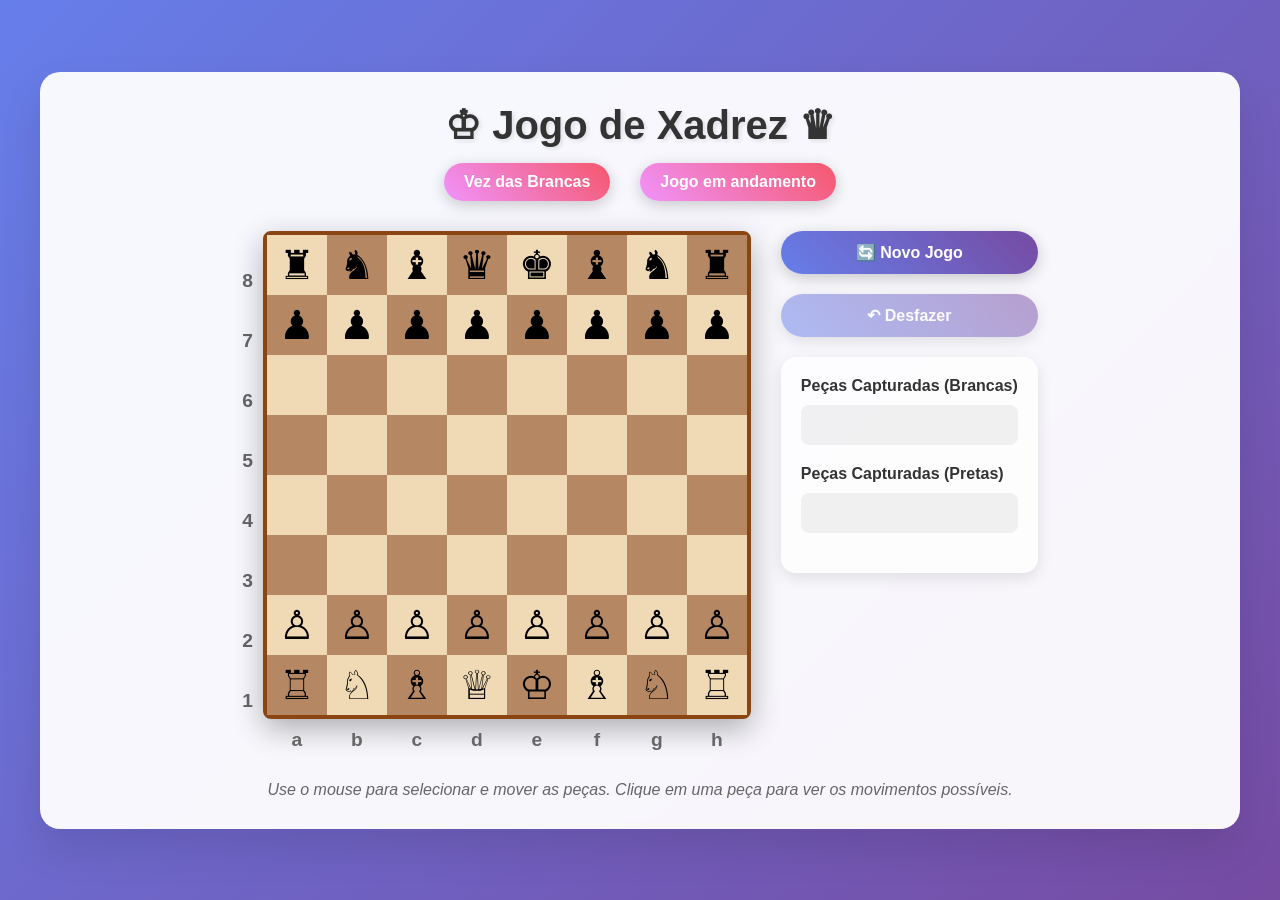
<file: chess-html/index.html>
<!DOCTYPE html>
<html lang="pt-BR">
<head>
    <meta charset="UTF-8">
    <meta name="viewport" content="width=device-width, initial-scale=1.0">
    <title>Jogo de Xadrez</title>
    <link rel="stylesheet" href="style.css">
</head>
<body>
    <div class="game-container">
        <header class="game-header">
            <h1>♔ Jogo de Xadrez ♛</h1>
            <div class="game-info">
                <div class="turn-indicator">
                    <span id="current-player">Vez das Brancas</span>
                </div>
                <div class="game-status">
                    <span id="game-status">Jogo em andamento</span>
                </div>
            </div>
        </header>

        <main class="game-main">
            <div class="board-container">
                <div class="coordinates-left">
                    <div class="coord">8</div>
                    <div class="coord">7</div>
                    <div class="coord">6</div>
                    <div class="coord">5</div>
                    <div class="coord">4</div>
                    <div class="coord">3</div>
                    <div class="coord">2</div>
                    <div class="coord">1</div>
                </div>
                
                <div class="board-wrapper">
                    <div id="chessboard" class="chessboard">
                        <!-- O tabuleiro será gerado dinamicamente pelo JavaScript -->
                    </div>
                    
                    <div class="coordinates-bottom">
                        <div class="coord">a</div>
                        <div class="coord">b</div>
                        <div class="coord">c</div>
                        <div class="coord">d</div>
                        <div class="coord">e</div>
                        <div class="coord">f</div>
                        <div class="coord">g</div>
                        <div class="coord">h</div>
                    </div>
                </div>
            </div>

            <div class="game-controls">
                <button id="new-game-btn" class="control-btn">
                    🔄 Novo Jogo
                </button>
                <button id="undo-btn" class="control-btn" disabled>
                    ↶ Desfazer
                </button>
                <div class="captured-pieces">
                    <div class="captured-white">
                        <h3>Peças Capturadas (Brancas)</h3>
                        <div id="captured-white-pieces" class="pieces-container"></div>
                    </div>
                    <div class="captured-black">
                        <h3>Peças Capturadas (Pretas)</h3>
                        <div id="captured-black-pieces" class="pieces-container"></div>
                    </div>
                </div>
            </div>
        </main>

        <footer class="game-footer">
            <p>Use o mouse para selecionar e mover as peças. Clique em uma peça para ver os movimentos possíveis.</p>
        </footer>
    </div>

    <script src="script.js"></script>
</body>
</html>
</file>
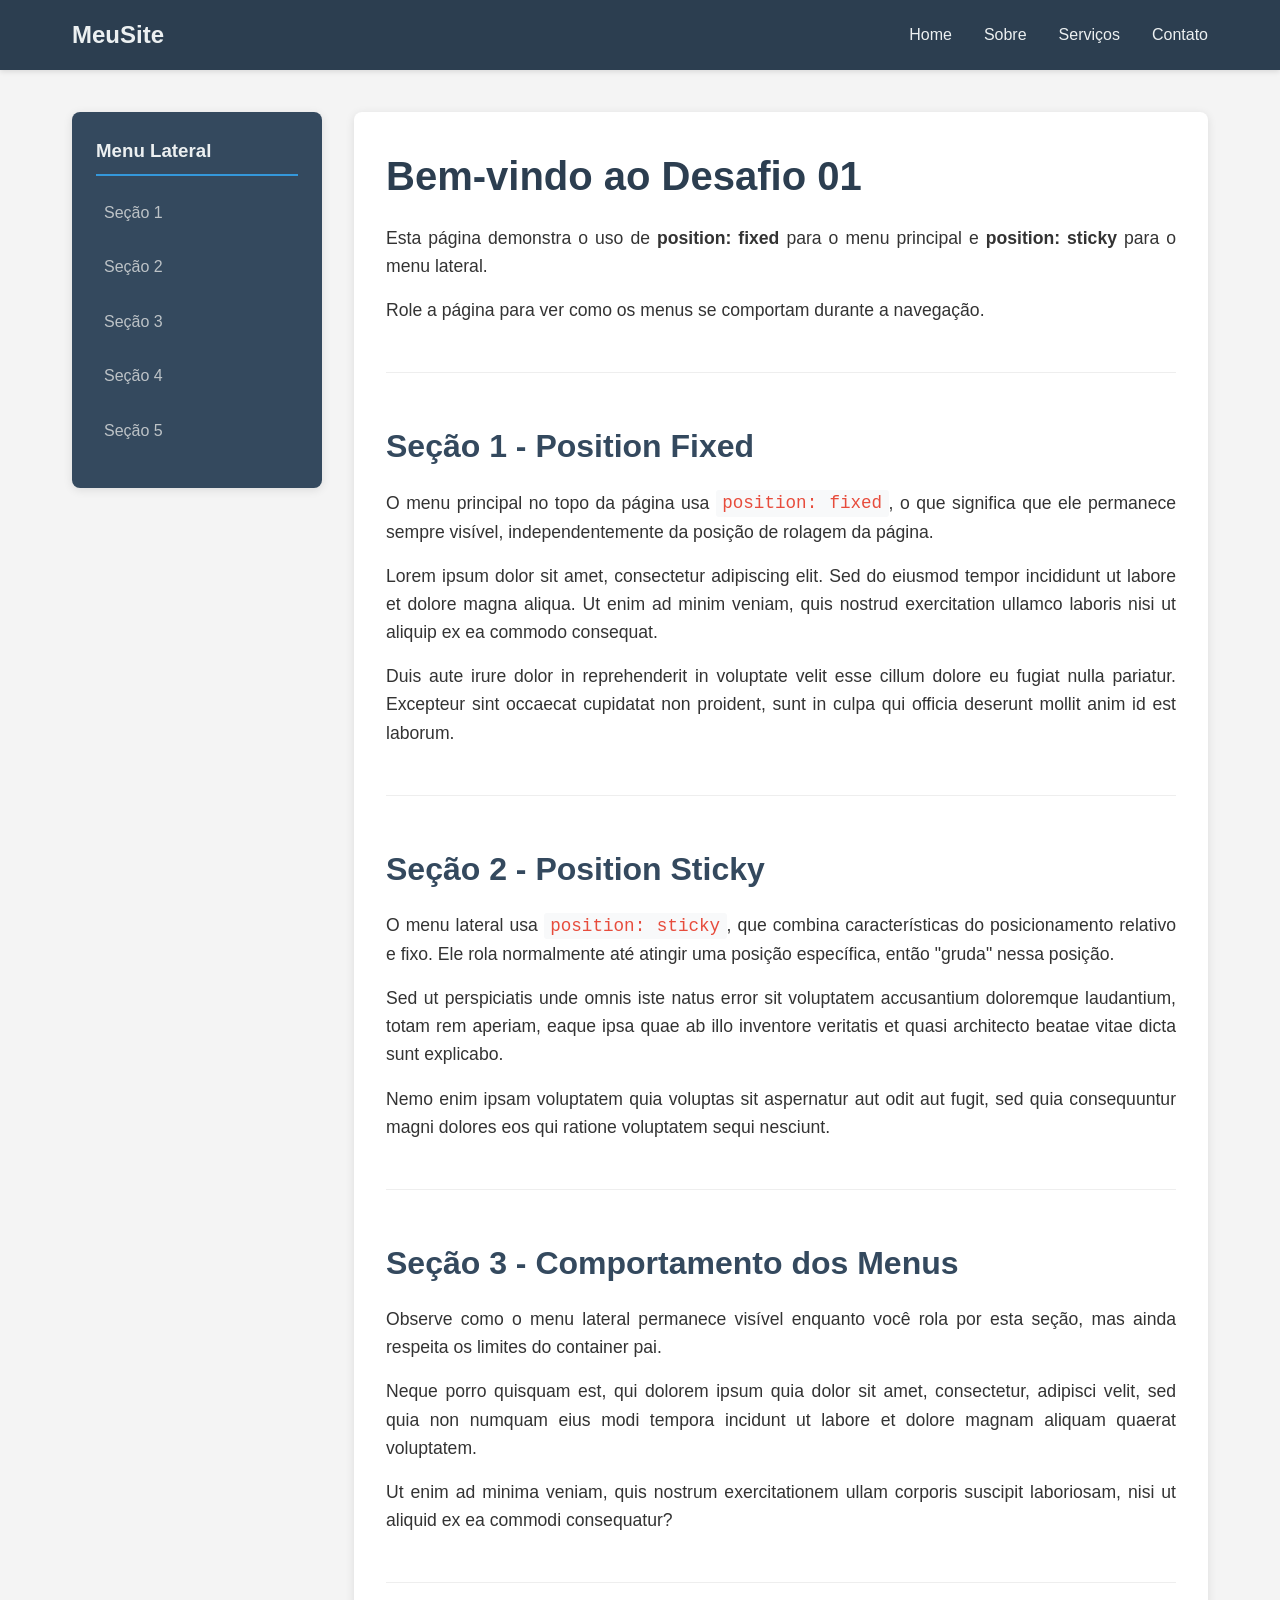
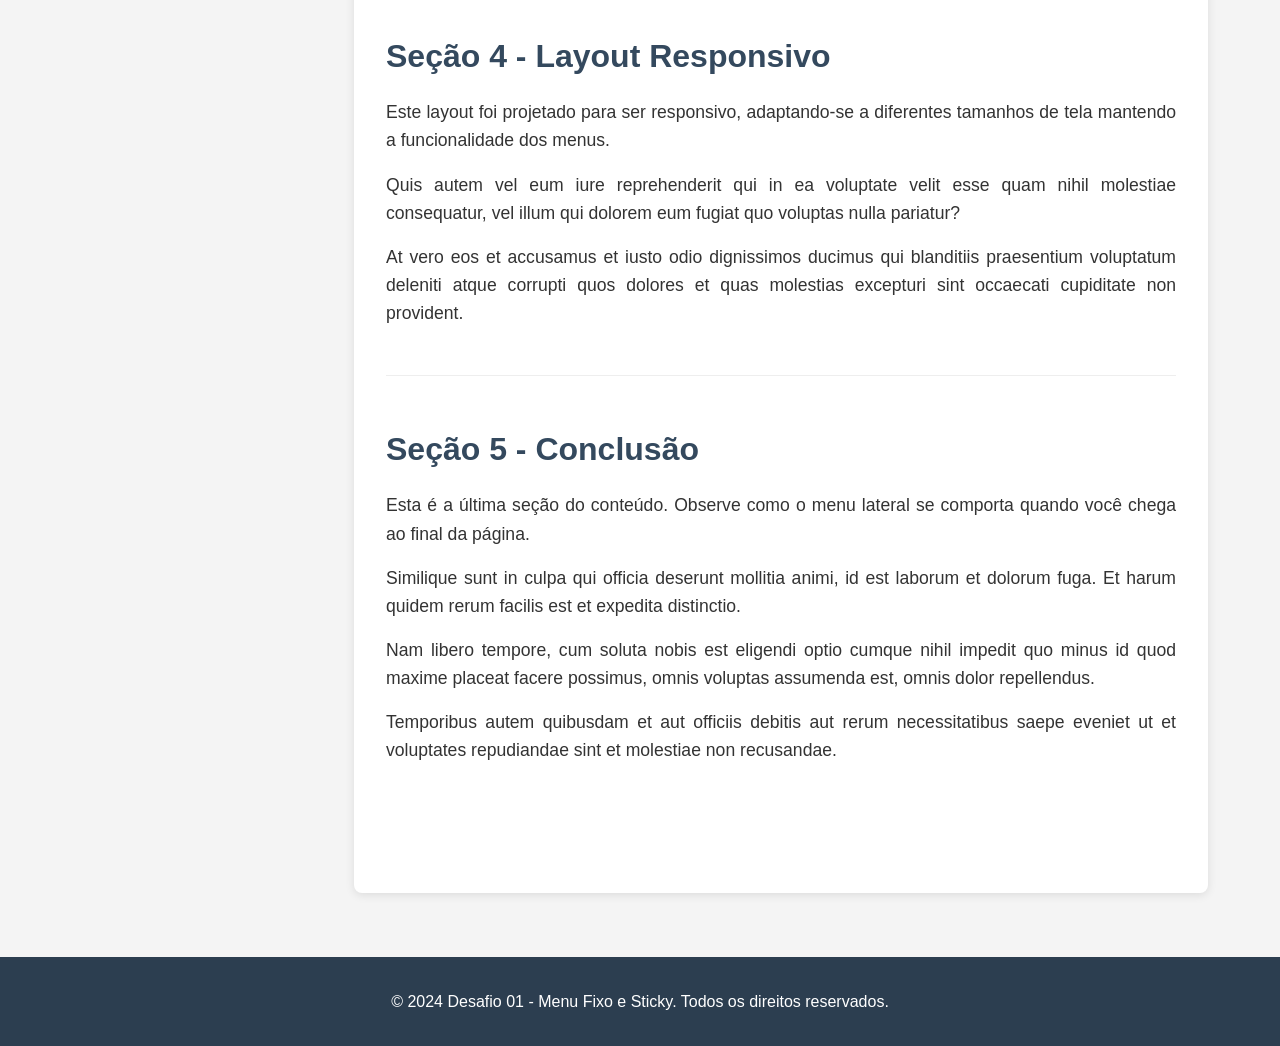
<file: git/index.html>
<!DOCTYPE html>
<html lang="pt-BR">
<head>
    <meta charset="UTF-8">
    <meta name="viewport" content="width=device-width, initial-scale=1.0">
    <title>Desafio 01 - Menu Fixo e Menu Lateral Sticky</title>
    <link rel="stylesheet" href="styles.css">
</head>
<body>
    <!-- Menu Principal Fixo -->
    <header class="menu-fixo">
        <nav>
            <div class="logo">
                <h2>MeuSite</h2>
            </div>
            <ul class="nav-links">
                <li><a href="#home">Home</a></li>
                <li><a href="#sobre">Sobre</a></li>
                <li><a href="#servicos">Serviços</a></li>
                <li><a href="#contato">Contato</a></li>
            </ul>
        </nav>
    </header>

    <!-- Corpo Principal da Página -->
    <main class="corpo-principal">
        <!-- Menu Lateral Sticky -->
        <aside class="menu-lateral-sticky">
            <h3>Menu Lateral</h3>
            <ul>
                <li><a href="#secao1">Seção 1</a></li>
                <li><a href="#secao2">Seção 2</a></li>
                <li><a href="#secao3">Seção 3</a></li>
                <li><a href="#secao4">Seção 4</a></li>
                <li><a href="#secao5">Seção 5</a></li>
            </ul>
        </aside>

        <!-- Conteúdo Principal -->
        <section class="conteudo-principal">
            <div id="home" class="secao">
                <h1>Bem-vindo ao Desafio 01</h1>
                <p>Esta página demonstra o uso de <strong>position: fixed</strong> para o menu principal e <strong>position: sticky</strong> para o menu lateral.</p>
                <p>Role a página para ver como os menus se comportam durante a navegação.</p>
            </div>

            <div id="secao1" class="secao">
                <h2>Seção 1 - Position Fixed</h2>
                <p>O menu principal no topo da página usa <code>position: fixed</code>, o que significa que ele permanece sempre visível, independentemente da posição de rolagem da página.</p>
                <p>Lorem ipsum dolor sit amet, consectetur adipiscing elit. Sed do eiusmod tempor incididunt ut labore et dolore magna aliqua. Ut enim ad minim veniam, quis nostrud exercitation ullamco laboris nisi ut aliquip ex ea commodo consequat.</p>
                <p>Duis aute irure dolor in reprehenderit in voluptate velit esse cillum dolore eu fugiat nulla pariatur. Excepteur sint occaecat cupidatat non proident, sunt in culpa qui officia deserunt mollit anim id est laborum.</p>
            </div>

            <div id="secao2" class="secao">
                <h2>Seção 2 - Position Sticky</h2>
                <p>O menu lateral usa <code>position: sticky</code>, que combina características do posicionamento relativo e fixo. Ele rola normalmente até atingir uma posição específica, então "gruda" nessa posição.</p>
                <p>Sed ut perspiciatis unde omnis iste natus error sit voluptatem accusantium doloremque laudantium, totam rem aperiam, eaque ipsa quae ab illo inventore veritatis et quasi architecto beatae vitae dicta sunt explicabo.</p>
                <p>Nemo enim ipsam voluptatem quia voluptas sit aspernatur aut odit aut fugit, sed quia consequuntur magni dolores eos qui ratione voluptatem sequi nesciunt.</p>
            </div>

            <div id="secao3" class="secao">
                <h2>Seção 3 - Comportamento dos Menus</h2>
                <p>Observe como o menu lateral permanece visível enquanto você rola por esta seção, mas ainda respeita os limites do container pai.</p>
                <p>Neque porro quisquam est, qui dolorem ipsum quia dolor sit amet, consectetur, adipisci velit, sed quia non numquam eius modi tempora incidunt ut labore et dolore magnam aliquam quaerat voluptatem.</p>
                <p>Ut enim ad minima veniam, quis nostrum exercitationem ullam corporis suscipit laboriosam, nisi ut aliquid ex ea commodi consequatur?</p>
            </div>

            <div id="secao4" class="secao">
                <h2>Seção 4 - Layout Responsivo</h2>
                <p>Este layout foi projetado para ser responsivo, adaptando-se a diferentes tamanhos de tela mantendo a funcionalidade dos menus.</p>
                <p>Quis autem vel eum iure reprehenderit qui in ea voluptate velit esse quam nihil molestiae consequatur, vel illum qui dolorem eum fugiat quo voluptas nulla pariatur?</p>
                <p>At vero eos et accusamus et iusto odio dignissimos ducimus qui blanditiis praesentium voluptatum deleniti atque corrupti quos dolores et quas molestias excepturi sint occaecati cupiditate non provident.</p>
            </div>

            <div id="secao5" class="secao">
                <h2>Seção 5 - Conclusão</h2>
                <p>Esta é a última seção do conteúdo. Observe como o menu lateral se comporta quando você chega ao final da página.</p>
                <p>Similique sunt in culpa qui officia deserunt mollitia animi, id est laborum et dolorum fuga. Et harum quidem rerum facilis est et expedita distinctio.</p>
                <p>Nam libero tempore, cum soluta nobis est eligendi optio cumque nihil impedit quo minus id quod maxime placeat facere possimus, omnis voluptas assumenda est, omnis dolor repellendus.</p>
                <p>Temporibus autem quibusdam et aut officiis debitis aut rerum necessitatibus saepe eveniet ut et voluptates repudiandae sint et molestiae non recusandae.</p>
            </div>
        </section>
    </main>

    <!-- Rodapé -->
    <footer class="rodape">
        <p>&copy; 2024 Desafio 01 - Menu Fixo e Sticky. Todos os direitos reservados.</p>
    </footer>
</body>
</html>
</file>
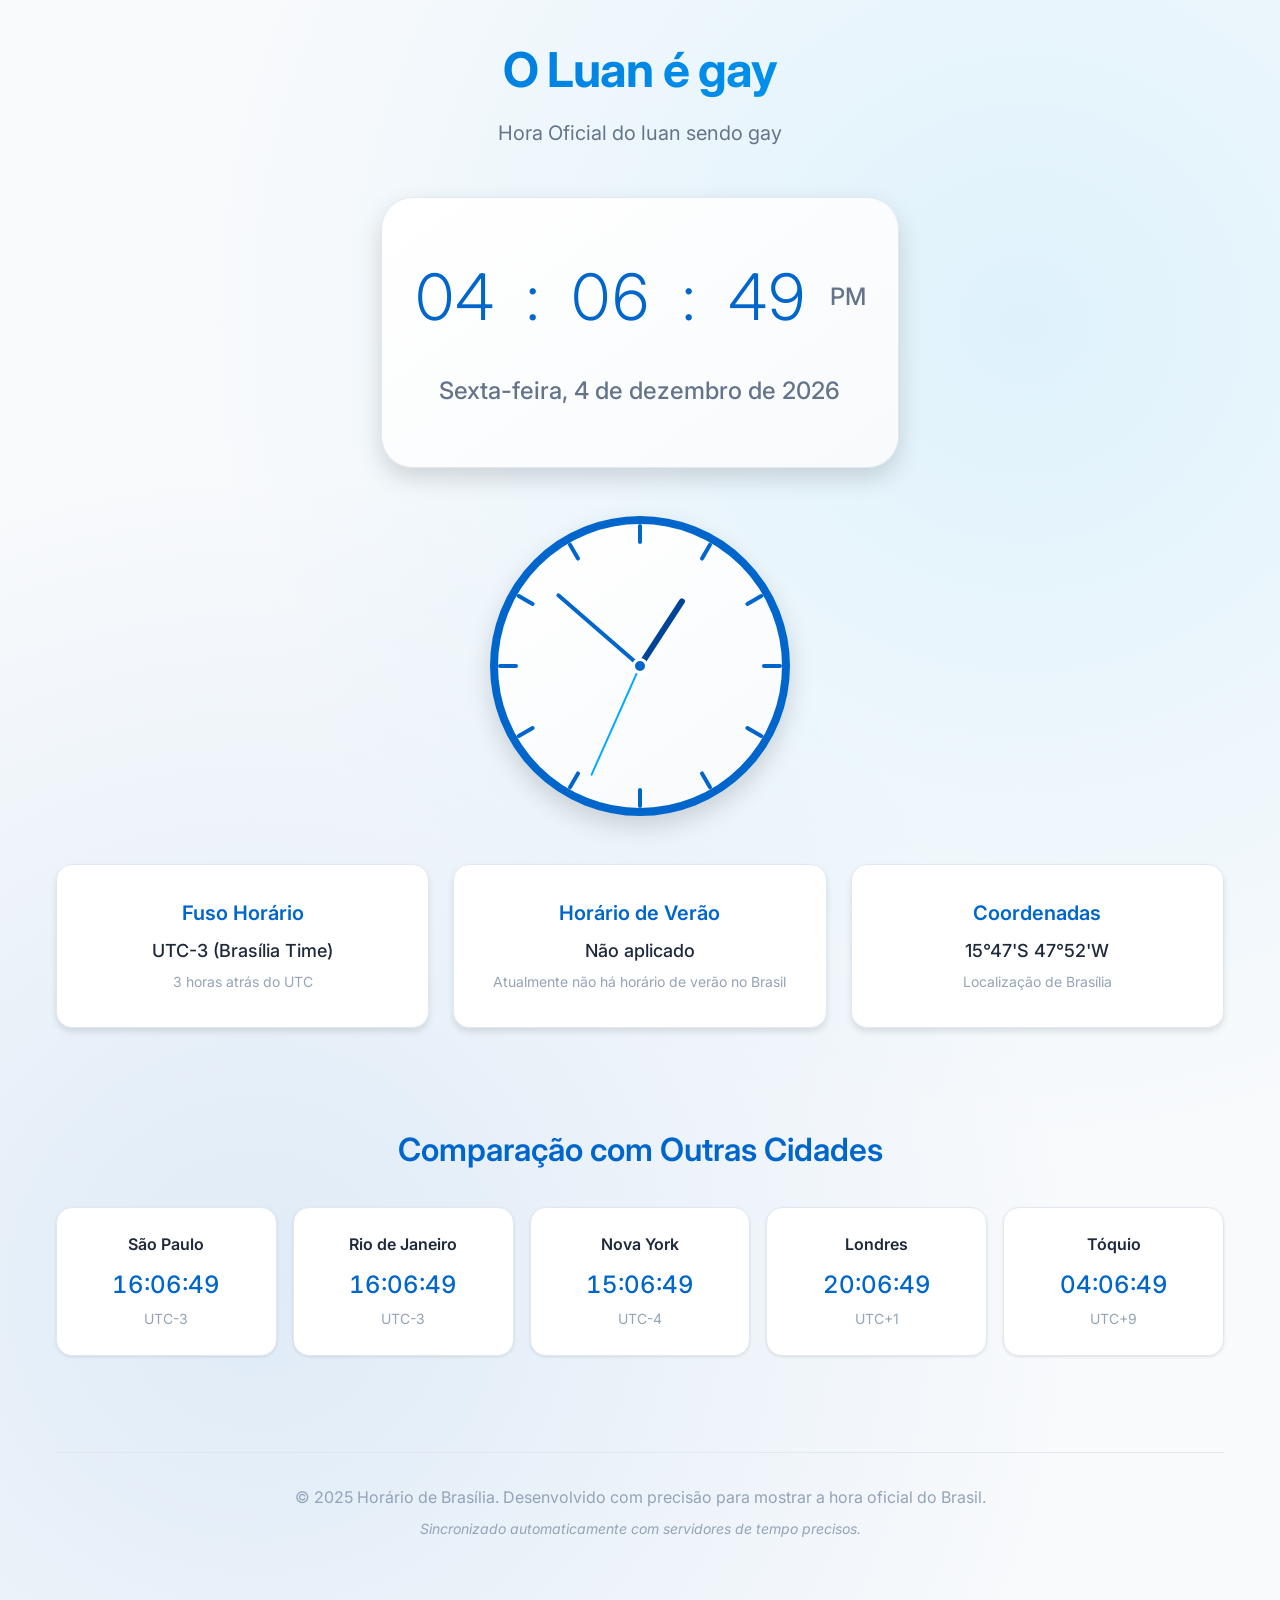
<file: horário/index.html>
<!DOCTYPE html>
<html lang="pt-BR">
<head>
    <meta charset="UTF-8">
    <meta name="viewport" content="width=device-width, initial-scale=1.0">
    <title>Horário de Brasília - Hora Oficial do Brasil</title>
    <meta name="description" content="Horário oficial de Brasília em tempo real. Veja a hora certa do Brasil com relógio digital e informações sobre o fuso horário UTC-3.">
    <meta name="keywords" content="horário brasília, hora oficial brasil, relógio online, fuso horário, UTC-3">
    <link rel="stylesheet" href="style.css">
    <link rel="preconnect" href="https://fonts.googleapis.com">
    <link rel="preconnect" href="https://fonts.gstatic.com" crossorigin>
    <link href="https://fonts.googleapis.com/css2?family=Inter:wght@300;400;500;600;700&display=swap" rel="stylesheet">
</head>
<body>
    <div class="container">
        <!-- Header -->
        <header class="header">
            <h1 class="title">O Luan é gay</h1>
            <p class="subtitle">Hora Oficial do luan sendo gay </p>
        </header>

        <!-- Main Clock Display -->
        <main class="main-content">
            <div class="clock-container">
                <div class="digital-clock">
                    <div class="time-display">
                        <span id="hours">00</span>
                        <span class="separator">:</span>
                        <span id="minutes">00</span>
                        <span class="separator">:</span>
                        <span id="seconds">00</span>
                    </div>
                    <div class="period" id="period">AM</div>
                </div>
                
                <div class="date-display">
                    <div class="full-date" id="full-date">Quinta-feira, 9 de outubro de 2025</div>
                    <div class="timezone-info"></div>
                </div>
            </div>

            <!-- Analog Clock -->
            <div class="analog-clock-container">
                <div class="analog-clock">
                    <div class="clock-face">
                        <!-- Hour markers -->
                        <div class="hour-marker" style="transform: rotate(0deg)"><div class="marker"></div></div>
                        <div class="hour-marker" style="transform: rotate(30deg)"><div class="marker"></div></div>
                        <div class="hour-marker" style="transform: rotate(60deg)"><div class="marker"></div></div>
                        <div class="hour-marker" style="transform: rotate(90deg)"><div class="marker"></div></div>
                        <div class="hour-marker" style="transform: rotate(120deg)"><div class="marker"></div></div>
                        <div class="hour-marker" style="transform: rotate(150deg)"><div class="marker"></div></div>
                        <div class="hour-marker" style="transform: rotate(180deg)"><div class="marker"></div></div>
                        <div class="hour-marker" style="transform: rotate(210deg)"><div class="marker"></div></div>
                        <div class="hour-marker" style="transform: rotate(240deg)"><div class="marker"></div></div>
                        <div class="hour-marker" style="transform: rotate(270deg)"><div class="marker"></div></div>
                        <div class="hour-marker" style="transform: rotate(300deg)"><div class="marker"></div></div>
                        <div class="hour-marker" style="transform: rotate(330deg)"><div class="marker"></div></div>
                        
                        <!-- Clock hands -->
                        <div class="hand hour-hand" id="hour-hand"></div>
                        <div class="hand minute-hand" id="minute-hand"></div>
                        <div class="hand second-hand" id="second-hand"></div>
                        <div class="center-dot"></div>
                    </div>
                </div>
            </div>
        </main>

        <!-- Additional Information -->
        <section class="info-section">
            <div class="info-grid">
                <div class="info-card">
                    <h3>Fuso Horário</h3>
                    <p>UTC-3 (Brasília Time)</p>
                    <small>3 horas atrás do UTC</small>
                </div>
                
                <div class="info-card">
                    <h3>Horário de Verão</h3>
                    <p id="dst-status">Não aplicado</p>
                    <small>Atualmente não há horário de verão no Brasil</small>
                </div>
                
                <div class="info-card">
                    <h3>Coordenadas</h3>
                    <p>15°47'S 47°52'W</p>
                    <small>Localização de Brasília</small>
                </div>
            </div>
        </section>

        <!-- World Clock Comparison -->
        <section class="world-clock-section">
            <h2>Comparação com Outras Cidades</h2>
            <div class="world-clocks">
                <div class="world-clock-item">
                    <div class="city-name">São Paulo</div>
                    <div class="city-time" id="sao-paulo-time">--:--:--</div>
                    <div class="city-timezone">UTC-3</div>
                </div>
                
                <div class="world-clock-item">
                    <div class="city-name">Rio de Janeiro</div>
                    <div class="city-time" id="rio-time">--:--:--</div>
                    <div class="city-timezone">UTC-3</div>
                </div>
                
                <div class="world-clock-item">
                    <div class="city-name">Nova York</div>
                    <div class="city-time" id="ny-time">--:--:--</div>
                    <div class="city-timezone">UTC-4</div>
                </div>
                
                <div class="world-clock-item">
                    <div class="city-name">Londres</div>
                    <div class="city-time" id="london-time">--:--:--</div>
                    <div class="city-timezone">UTC+1</div>
                </div>
                
                <div class="world-clock-item">
                    <div class="city-name">Tóquio</div>
                    <div class="city-time" id="tokyo-time">--:--:--</div>
                    <div class="city-timezone">UTC+9</div>
                </div>
            </div>
        </section>

        <!-- Footer -->
        <footer class="footer">
            <p>&copy; 2025 Horário de Brasília. Desenvolvido com precisão para mostrar a hora oficial do Brasil.</p>
            <p class="sync-info">Sincronizado automaticamente com servidores de tempo precisos.</p>
        </footer>
    </div>

    <script src="script.js"></script>
</body>
</html>
</file>
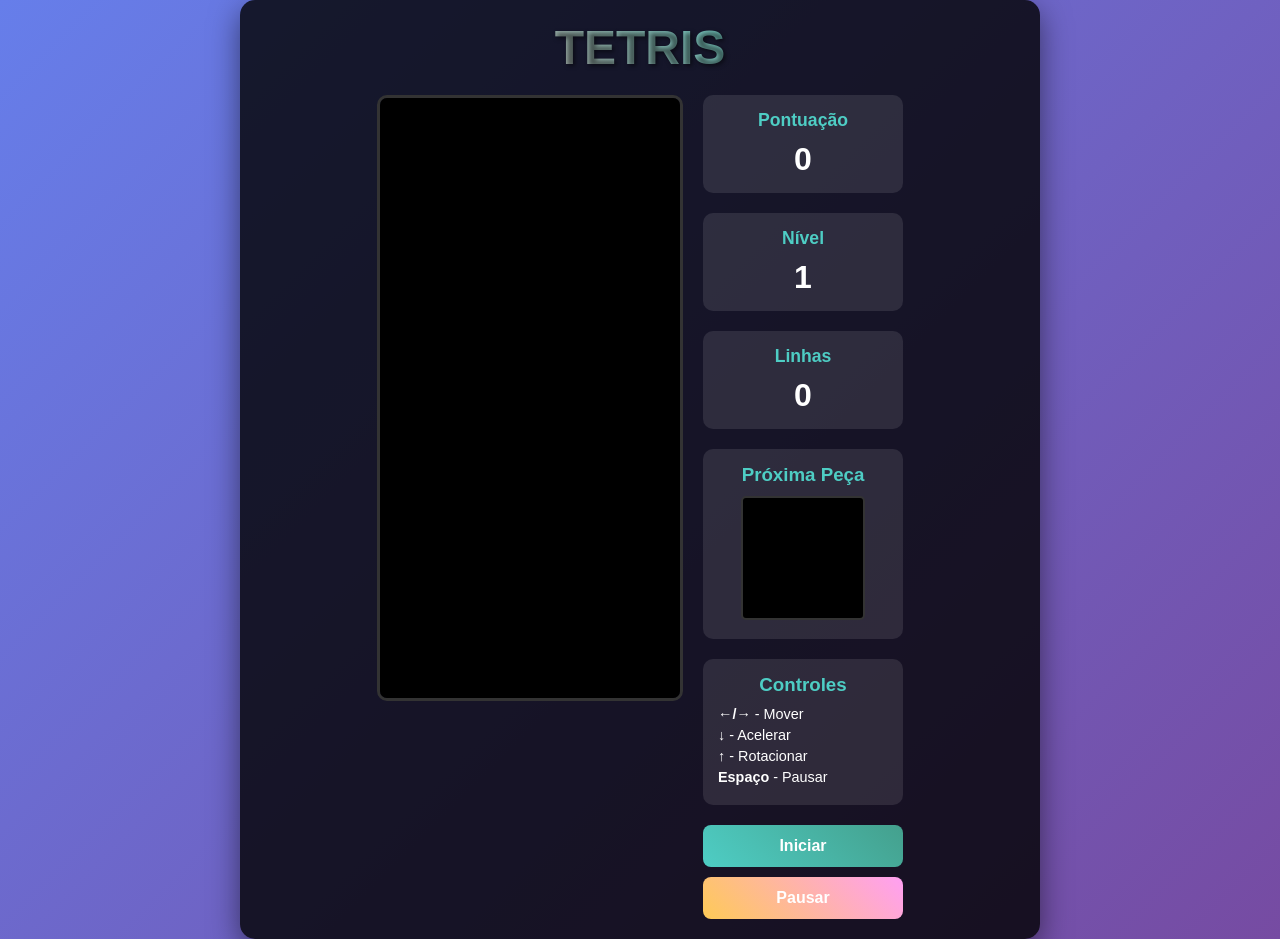
<file: tetris-html/index.html>
<!DOCTYPE html>
<html lang="pt-BR">
<head>
    <meta charset="UTF-8">
    <meta name="viewport" content="width=device-width, initial-scale=1.0">
    <title>Tetris</title>
    <link rel="stylesheet" href="style.css">
</head>
<body>
    <div class="game-container">
        <div class="game-header">
            <h1>TETRIS</h1>
        </div>
        
        <div class="game-area">
            <div class="game-board">
                <canvas id="tetris-canvas" width="300" height="600"></canvas>
                <div id="game-over" class="game-over hidden">
                    <h2>Game Over!</h2>
                    <p>Pontuação: <span id="final-score">0</span></p>
                    <button id="restart-btn">Jogar Novamente</button>
                </div>
            </div>
            
            <div class="game-info">
                <div class="score-section">
                    <h3>Pontuação</h3>
                    <div id="score">0</div>
                </div>
                
                <div class="level-section">
                    <h3>Nível</h3>
                    <div id="level">1</div>
                </div>
                
                <div class="lines-section">
                    <h3>Linhas</h3>
                    <div id="lines">0</div>
                </div>
                
                <div class="next-piece">
                    <h3>Próxima Peça</h3>
                    <canvas id="next-canvas" width="120" height="120"></canvas>
                </div>
                
                <div class="controls">
                    <h3>Controles</h3>
                    <div class="control-info">
                        <p><strong>←/→</strong> - Mover</p>
                        <p><strong>↓</strong> - Acelerar</p>
                        <p><strong>↑</strong> - Rotacionar</p>
                        <p><strong>Espaço</strong> - Pausar</p>
                    </div>
                </div>
                
                <div class="game-buttons">
                    <button id="start-btn">Iniciar</button>
                    <button id="pause-btn">Pausar</button>
                </div>
            </div>
        </div>
    </div>
    
    <script src="script.js"></script>
</body>
</html>
</file>
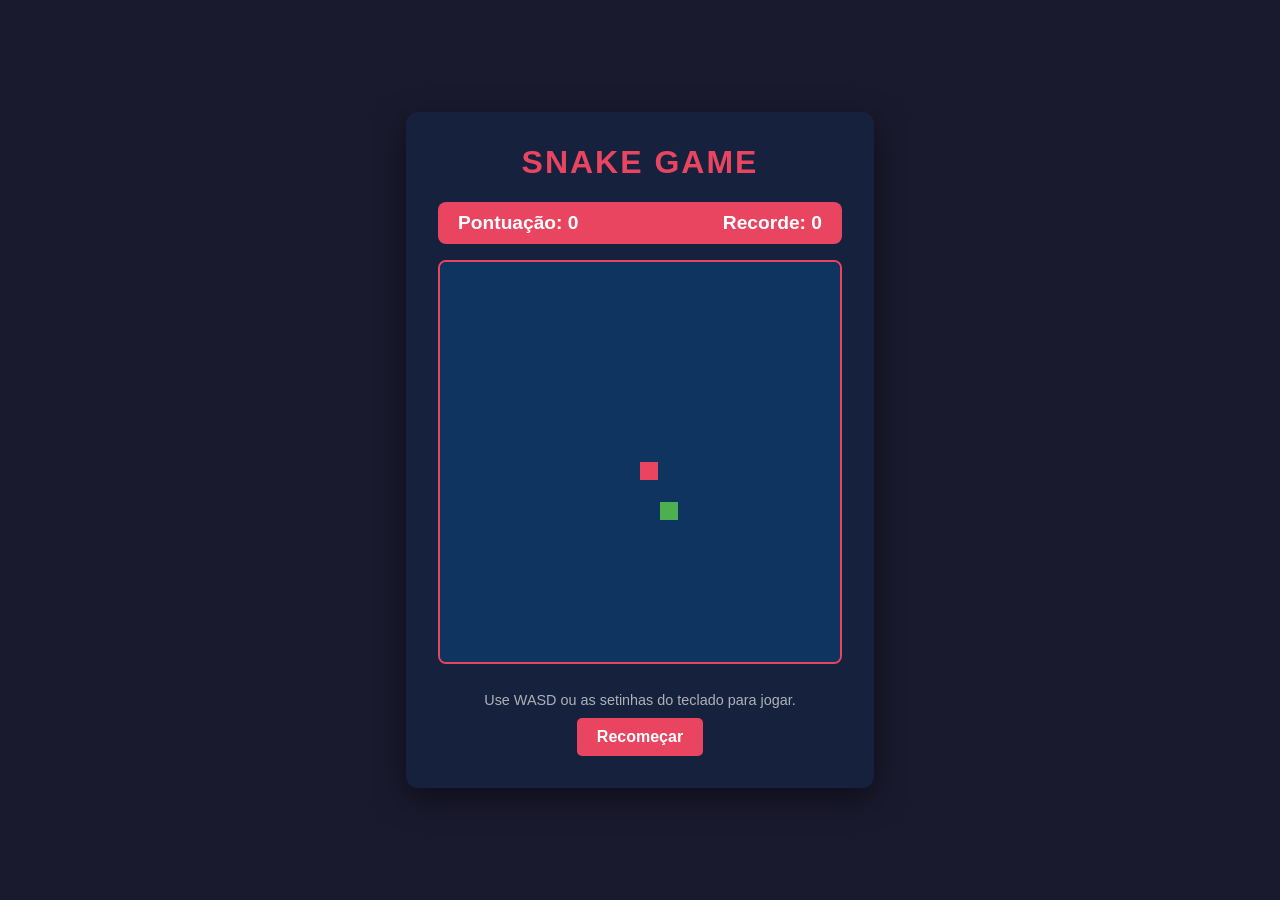
<file: anti-gravity/cobrinha/index.html>
<!DOCTYPE html>
<html lang="pt-BR">

<head>
    <meta charset="UTF-8">
    <meta name="viewport" content="width=device-width, initial-scale=1.0">
    <title>Jogo da Cobrinha</title>
    <link rel="stylesheet" href="style.css">
</head>

<body>
    <div class="game-container">
        <h1>Snake Game</h1>
        <div class="score-board">
            <span>Pontuação: <span id="score">0</span></span>
            <span>Recorde: <span id="high-score">0</span></span>
        </div>
        <canvas id="gameCanvas" width="400" height="400"></canvas>
        <div class="controls">
            <p>Use WASD ou as setinhas do teclado para jogar.</p>
            <button id="restartBtn">Recomeçar</button>
        </div>
    </div>
    <script src="script.js"></script>
</body>

</html>
</file>
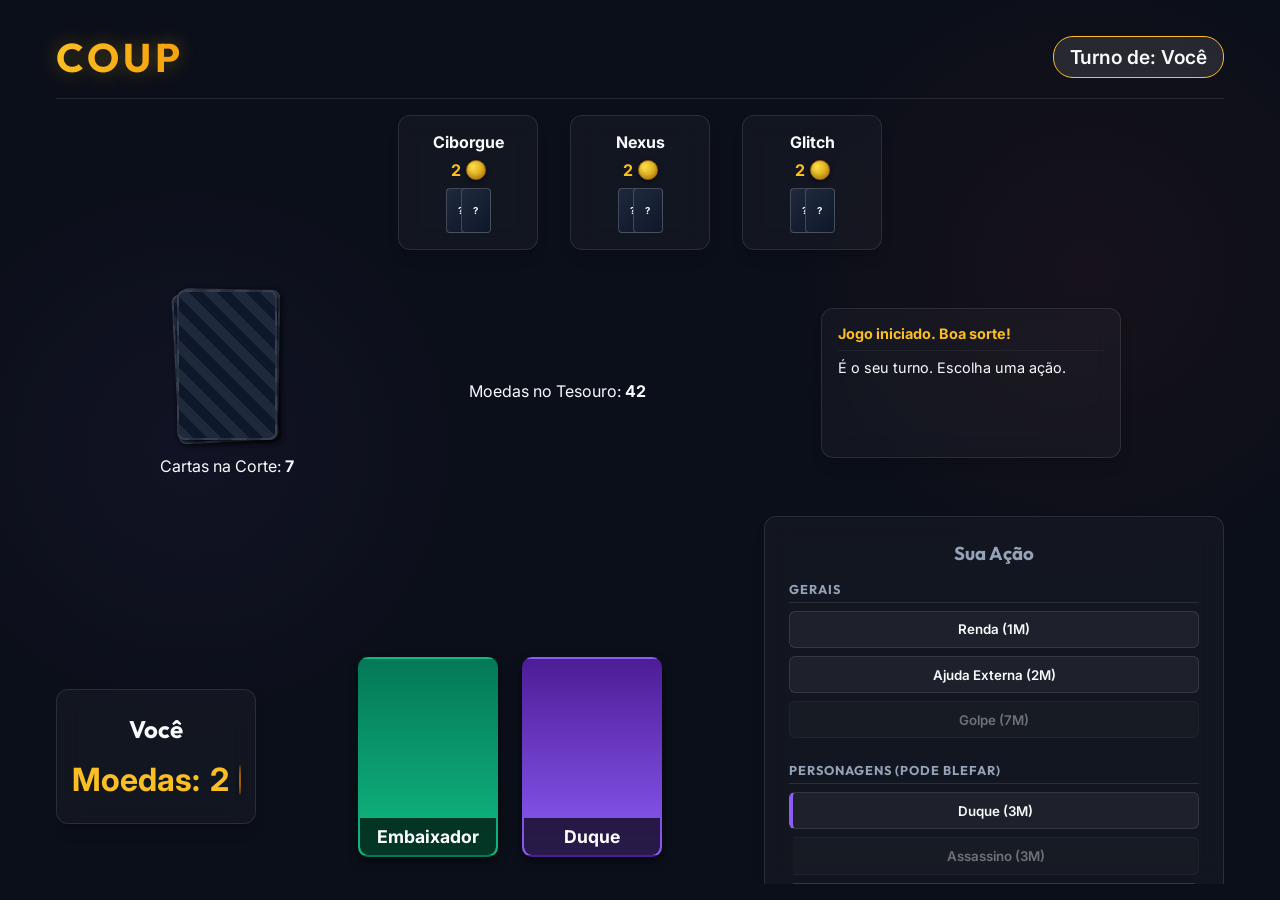
<file: anti-gravity/coup/index.html>
<!DOCTYPE html>
<html lang="pt-BR">
<head>
    <meta charset="UTF-8">
    <meta name="viewport" content="width=device-width, initial-scale=1.0">
    <title>Coup Web</title>
    <link href="https://fonts.googleapis.com/css2?family=Outfit:wght@300;500;700&family=Inter:wght@400;600&display=swap" rel="stylesheet">
    <link rel="stylesheet" href="style.css">
</head>
<body>
    <div id="game-container">
        <!-- Overlay / Modals -->
        <div id="overlay" class="hidden">
            <div id="modal" class="glass-panel">
                <h2 id="modal-title">Ação</h2>
                <p id="modal-desc">Descrição do que está acontecendo...</p>
                <div id="modal-actions"></div>
            </div>
        </div>

        <header>
            <h1>COUP</h1>
            <div class="turn-indicator">Turno de: <span id="current-turn-name">Você</span></div>
        </header>

        <main>
            <!-- Oponentes (Bots) -->
            <div id="opponents">
                <!-- Injetado via JS -->
            </div>

            <!-- Área Central: Tesouro, Baralho e Log -->
            <div id="center-board">
                <div class="deck-area">
                    <div class="card-stack">
                        <div class="card back"></div>
                        <div class="card back"></div>
                        <div class="card back" id="deck-top"></div>
                    </div>
                    <div class="stats">
                        <span>Cartas na Corte: <strong id="deck-count">0</strong></span>
                    </div>
                </div>
                
                <div class="treasury-area">
                    <div class="coin-stack" id="treasury-coins"></div>
                    <div class="stats">
                        <span>Moedas no Tesouro: <strong id="treasury-count">50</strong></span>
                    </div>
                </div>

                <div class="action-log glass-panel" id="action-log">
                    <ul id="log-list"></ul>
                </div>
            </div>

            <!-- Jogador Principal -->
            <div id="player-area">
                <div class="player-info glass-panel">
                    <h2>Você</h2>
                    <div class="coins-display">Moedas: <span id="player-coins">2</span> <div class="coin-icon"></div></div>
                </div>
                
                <div id="player-cards" class="cards-container">
                    <!-- Injetado via JS -->
                </div>

                <div id="action-panel" class="glass-panel">
                    <h3>Sua Ação</h3>
                    <div class="actions-grid">
                        <div class="action-group">
                            <h4>Gerais</h4>
                            <button class="btn-action" data-action="renda" title="Pegar 1 Moeda (Incontestável)">Renda (1M)</button>
                            <button class="btn-action" data-action="ajuda" title="Pegar 2 Moedas (Pode ser bloqueado pelo Duque)">Ajuda Externa (2M)</button>
                            <button class="btn-action" data-action="golpe" title="Pagar 7 Moedas para eliminar uma influência">Golpe (7M)</button>
                        </div>
                        <div class="action-group">
                            <h4>Personagens (Pode Blefar)</h4>
                            <button class="btn-action btn-char" data-action="duque" data-char="Duque" title="Pegar 3 Moedas">Duque (3M)</button>
                            <button class="btn-action btn-char" data-action="assassino" data-char="Assassino" title="Pagar 3 Moedas para assassinar">Assassino (3M)</button>
                            <button class="btn-action btn-char" data-action="capitao" data-char="Capitao" title="Roubar 2 Moedas de um jogador">Capitão (Roubar)</button>
                            <button class="btn-action btn-char" data-action="embaixador" data-char="Embaixador" title="Trocar 2 cartas com o baralho">Embaixador (Trocar)</button>
                        </div>
                    </div>
                </div>
            </div>
        </main>
    </div>

    <script src="app.js"></script>
</body>
</html>
</file>
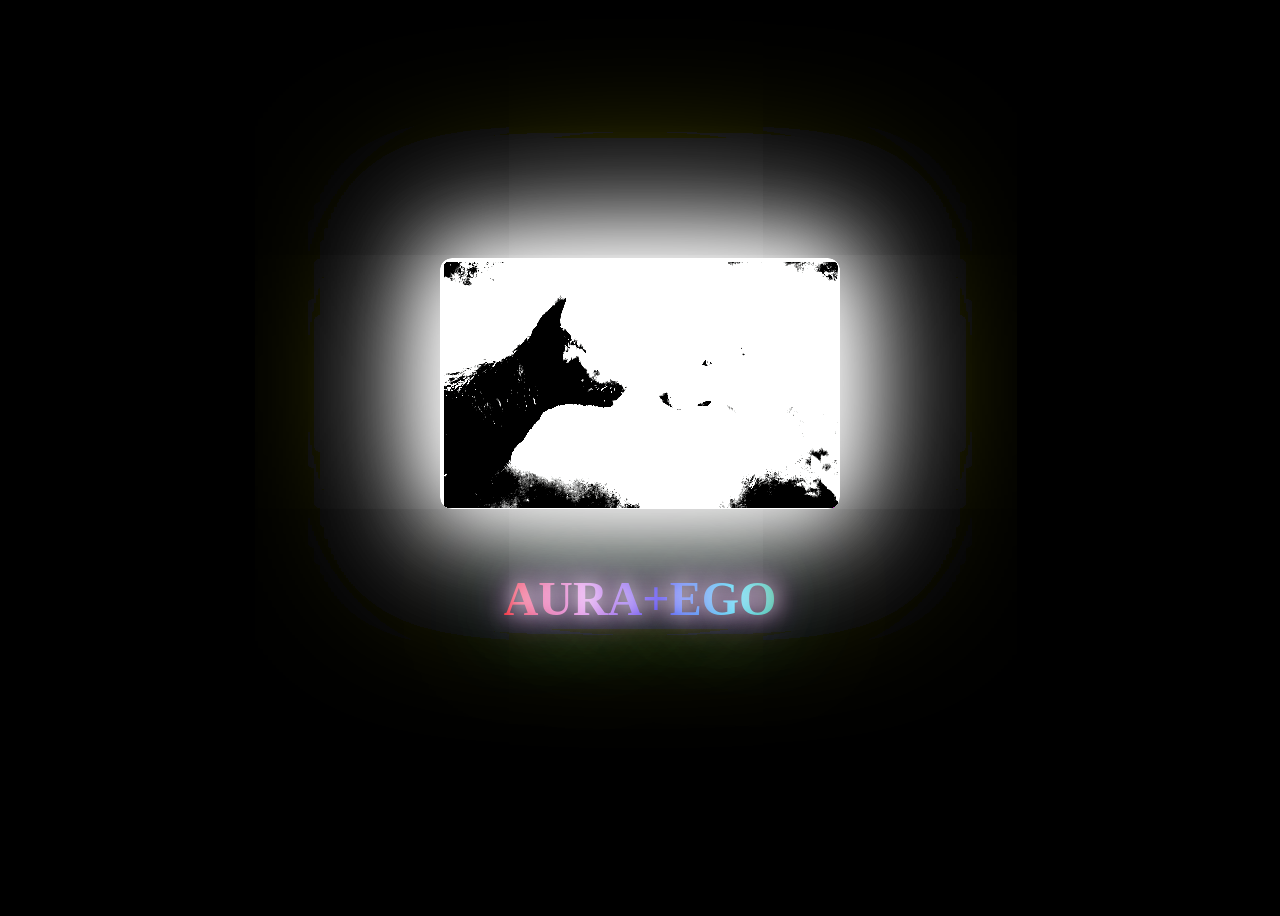
<file: ego/aura.html>
<!DOCTYPE html>
<html lang="pt-BR">
<head>
  <meta charset="UTF-8">
  <title>AURA+EGO DOS LOBO</title>
  <style>
    body {
      background: black;
      display: flex;
      flex-direction: column;
      justify-content: center;
      align-items: center;
      height: 100vh;
      gap: 30px;
    }

    img {
      width: 400px;
      height: auto;
      filter: brightness(500%) contrast(600%) saturate(3000%);
      box-shadow: 0 0 80px #ff00ff, 0 0 120px #00ffff, 0 0 200px #ffff00;
      border-radius: 12px;
    }

    h1 {
      font-size: 3rem;
      font-weight: bold;
      text-transform: uppercase;
      background: linear-gradient(270deg, red, orange, yellow, green, cyan, blue, violet, red);
      background-size: 200% 200%;
      -webkit-background-clip: text;
      -webkit-text-fill-color: transparent;
      animation: rainbow 3s linear infinite, pulse 1s infinite alternate;
      text-shadow:
        0 0 20px #fff,
        0 0 40px #ff00ff,
        0 0 80px #00ffff,
        0 0 120px #ffff00;
    }

    @keyframes rainbow {
      0% { background-position: 0% 50%; }
      50% { background-position: 100% 50%; }
      100% { background-position: 0% 50%; }
    }

    @keyframes pulse {
      from {
        text-shadow:
          0 0 20px #ff00ff,
          0 0 40px #00ffff,
          0 0 80px #ffff00,
          0 0 120px #ff0000;
      }
      to {
        text-shadow:
          0 0 40px #00ffff,
          0 0 80px #ff00ff,
          0 0 120px #00ff00,
          0 0 160px #ffff00;
      }
    }
  </style>
</head>
<body>
  <img src="aura+ego.png" alt="Imagem estourada">
  <h1>AURA+EGO</h1>
</body>
</html>
</file>
<file: chess-html/style.css>
* {
    margin: 0;
    padding: 0;
    box-sizing: border-box;
}

body {
    font-family: 'Segoe UI', Tahoma, Geneva, Verdana, sans-serif;
    background: linear-gradient(135deg, #667eea 0%, #764ba2 100%);
    min-height: 100vh;
    display: flex;
    justify-content: center;
    align-items: center;
    padding: 20px;
}

.game-container {
    background: rgba(255, 255, 255, 0.95);
    border-radius: 20px;
    box-shadow: 0 20px 40px rgba(0, 0, 0, 0.1);
    padding: 30px;
    max-width: 1200px;
    width: 100%;
    backdrop-filter: blur(10px);
}

.game-header {
    text-align: center;
    margin-bottom: 30px;
}

.game-header h1 {
    font-size: 2.5rem;
    color: #333;
    margin-bottom: 15px;
    text-shadow: 2px 2px 4px rgba(0, 0, 0, 0.1);
}

.game-info {
    display: flex;
    justify-content: center;
    gap: 30px;
    flex-wrap: wrap;
}

.turn-indicator, .game-status {
    background: linear-gradient(45deg, #f093fb 0%, #f5576c 100%);
    color: white;
    padding: 10px 20px;
    border-radius: 25px;
    font-weight: bold;
    box-shadow: 0 4px 15px rgba(0, 0, 0, 0.2);
}

.game-main {
    display: flex;
    gap: 30px;
    align-items: flex-start;
    flex-wrap: wrap;
    justify-content: center;
}

.board-container {
    display: flex;
    align-items: center;
    gap: 10px;
}

.coordinates-left {
    display: flex;
    flex-direction: column;
    gap: 0;
}

.coordinates-left .coord {
    height: 60px;
    display: flex;
    align-items: center;
    justify-content: center;
    font-weight: bold;
    color: #666;
    font-size: 1.2rem;
}

.board-wrapper {
    display: flex;
    flex-direction: column;
    align-items: center;
}

.chessboard {
    display: grid;
    grid-template-columns: repeat(8, 60px);
    grid-template-rows: repeat(8, 60px);
    border: 4px solid #8B4513;
    border-radius: 8px;
    box-shadow: 0 10px 30px rgba(0, 0, 0, 0.3);
    background: #8B4513;
    gap: 0;
}

.square {
    width: 60px;
    height: 60px;
    display: flex;
    align-items: center;
    justify-content: center;
    font-size: 2.5rem;
    cursor: pointer;
    transition: all 0.3s ease;
    position: relative;
    user-select: none;
}

.square.light {
    background-color: #f0d9b5;
}

.square.dark {
    background-color: #b58863;
}

.square:hover {
    transform: scale(1.05);
    z-index: 10;
    box-shadow: 0 5px 15px rgba(0, 0, 0, 0.3);
}

.square.selected {
    background-color: #7fb069 !important;
    box-shadow: inset 0 0 0 3px #4a7c59;
    animation: pulse 1s infinite;
}

.square.possible-move {
    background-color: #87ceeb !important;
    position: relative;
}

.square.possible-move::after {
    content: '';
    position: absolute;
    width: 20px;
    height: 20px;
    background-color: rgba(0, 100, 0, 0.6);
    border-radius: 50%;
    animation: bounce 1s infinite;
}

.square.capture-move {
    background-color: #ff6b6b !important;
    box-shadow: inset 0 0 0 3px #ff4757;
}

.square.in-check {
    background-color: #ff4757 !important;
    animation: flash 0.5s infinite;
}

.coordinates-bottom {
    display: flex;
    gap: 0;
    margin-top: 10px;
}

.coordinates-bottom .coord {
    width: 60px;
    text-align: center;
    font-weight: bold;
    color: #666;
    font-size: 1.2rem;
}

.game-controls {
    display: flex;
    flex-direction: column;
    gap: 20px;
    min-width: 250px;
}

.control-btn {
    background: linear-gradient(45deg, #667eea 0%, #764ba2 100%);
    color: white;
    border: none;
    padding: 12px 24px;
    border-radius: 25px;
    font-size: 1rem;
    font-weight: bold;
    cursor: pointer;
    transition: all 0.3s ease;
    box-shadow: 0 4px 15px rgba(0, 0, 0, 0.2);
}

.control-btn:hover:not(:disabled) {
    transform: translateY(-2px);
    box-shadow: 0 6px 20px rgba(0, 0, 0, 0.3);
}

.control-btn:disabled {
    opacity: 0.5;
    cursor: not-allowed;
}

.captured-pieces {
    background: rgba(255, 255, 255, 0.8);
    border-radius: 15px;
    padding: 20px;
    box-shadow: 0 5px 15px rgba(0, 0, 0, 0.1);
}

.captured-white, .captured-black {
    margin-bottom: 20px;
}

.captured-pieces h3 {
    color: #333;
    margin-bottom: 10px;
    font-size: 1rem;
}

.pieces-container {
    display: flex;
    flex-wrap: wrap;
    gap: 5px;
    min-height: 40px;
    padding: 10px;
    background: rgba(0, 0, 0, 0.05);
    border-radius: 8px;
}

.captured-piece {
    font-size: 1.5rem;
    opacity: 0.7;
    transition: opacity 0.3s ease;
}

.captured-piece:hover {
    opacity: 1;
}

.game-footer {
    text-align: center;
    margin-top: 30px;
    color: #666;
    font-style: italic;
}

/* Animações */
@keyframes pulse {
    0%, 100% { transform: scale(1); }
    50% { transform: scale(1.05); }
}

@keyframes bounce {
    0%, 100% { transform: scale(1); }
    50% { transform: scale(1.2); }
}

@keyframes flash {
    0%, 100% { opacity: 1; }
    50% { opacity: 0.7; }
}

/* Responsividade */
@media (max-width: 768px) {
    .game-container {
        padding: 20px;
    }
    
    .game-main {
        flex-direction: column;
        align-items: center;
    }
    
    .chessboard {
        grid-template-columns: repeat(8, 45px);
        grid-template-rows: repeat(8, 45px);
    }
    
    .square {
        width: 45px;
        height: 45px;
        font-size: 2rem;
    }
    
    .coordinates-left .coord,
    .coordinates-bottom .coord {
        width: 45px;
        height: 45px;
        font-size: 1rem;
    }
    
    .game-header h1 {
        font-size: 2rem;
    }
    
    .game-controls {
        width: 100%;
        max-width: 400px;
    }
}

@media (max-width: 480px) {
    .chessboard {
        grid-template-columns: repeat(8, 35px);
        grid-template-rows: repeat(8, 35px);
    }
    
    .square {
        width: 35px;
        height: 35px;
        font-size: 1.5rem;
    }
    
    .coordinates-left .coord,
    .coordinates-bottom .coord {
        width: 35px;
        height: 35px;
        font-size: 0.9rem;
    }
}
</file>
<file: git/styles.css>
/* Reset básico */
* {
    margin: 0;
    padding: 0;
    box-sizing: border-box;
}

body {
    font-family: 'Arial', sans-serif;
    line-height: 1.6;
    color: #333;
    background-color: #f4f4f4;
}

/* Menu Principal Fixo */
.menu-fixo {
    position: fixed;
    top: 0;
    left: 0;
    width: 100%;
    background-color: #2c3e50;
    color: white;
    z-index: 1000;
    box-shadow: 0 2px 5px rgba(0,0,0,0.1);
}

.menu-fixo nav {
    display: flex;
    justify-content: space-between;
    align-items: center;
    padding: 1rem 2rem;
    max-width: 1200px;
    margin: 0 auto;
}

.menu-fixo .logo h2 {
    color: #ecf0f1;
    font-size: 1.5rem;
}

.menu-fixo .nav-links {
    display: flex;
    list-style: none;
    gap: 2rem;
}

.menu-fixo .nav-links a {
    color: #ecf0f1;
    text-decoration: none;
    font-weight: 500;
    transition: color 0.3s ease;
}

.menu-fixo .nav-links a:hover {
    color: #3498db;
}

/* Corpo Principal */
.corpo-principal {
    display: flex;
    max-width: 1200px;
    margin: 0 auto;
    margin-top: 80px; /* Espaço para o menu fixo */
    gap: 2rem;
    padding: 2rem;
    min-height: calc(100vh - 80px);
}

/* Menu Lateral Sticky */
.menu-lateral-sticky {
    position: sticky;
    top: 100px; /* Fica grudado 20px abaixo do menu fixo */
    width: 250px;
    height: fit-content;
    background-color: #34495e;
    color: white;
    padding: 1.5rem;
    border-radius: 8px;
    box-shadow: 0 2px 10px rgba(0,0,0,0.1);
}

.menu-lateral-sticky h3 {
    margin-bottom: 1rem;
    color: #ecf0f1;
    border-bottom: 2px solid #3498db;
    padding-bottom: 0.5rem;
}

.menu-lateral-sticky ul {
    list-style: none;
}

.menu-lateral-sticky ul li {
    margin-bottom: 0.8rem;
}

.menu-lateral-sticky ul li a {
    color: #bdc3c7;
    text-decoration: none;
    display: block;
    padding: 0.5rem;
    border-radius: 4px;
    transition: all 0.3s ease;
}

.menu-lateral-sticky ul li a:hover {
    background-color: #3498db;
    color: white;
    transform: translateX(5px);
}

/* Conteúdo Principal */
.conteudo-principal {
    flex: 1;
    background-color: white;
    padding: 2rem;
    border-radius: 8px;
    box-shadow: 0 2px 10px rgba(0,0,0,0.1);
}

.secao {
    margin-bottom: 3rem;
    padding-bottom: 2rem;
    border-bottom: 1px solid #eee;
}

.secao:last-child {
    border-bottom: none;
}

.secao h1 {
    color: #2c3e50;
    margin-bottom: 1rem;
    font-size: 2.5rem;
}

.secao h2 {
    color: #34495e;
    margin-bottom: 1rem;
    font-size: 2rem;
}

.secao p {
    margin-bottom: 1rem;
    text-align: justify;
    font-size: 1.1rem;
}

.secao code {
    background-color: #f8f9fa;
    padding: 0.2rem 0.4rem;
    border-radius: 3px;
    font-family: 'Courier New', monospace;
    color: #e74c3c;
}

/* Rodapé */
.rodape {
    background-color: #2c3e50;
    color: white;
    text-align: center;
    padding: 2rem;
    margin-top: 2rem;
}

/* Responsividade */
@media (max-width: 768px) {
    .menu-fixo nav {
        flex-direction: column;
        padding: 1rem;
    }
    
    .menu-fixo .nav-links {
        gap: 1rem;
        margin-top: 1rem;
    }
    
    .corpo-principal {
        flex-direction: column;
        margin-top: 120px; /* Mais espaço para o menu fixo em mobile */
        padding: 1rem;
        gap: 1rem;
    }
    
    .menu-lateral-sticky {
        position: relative;
        top: auto;
        width: 100%;
        order: -1; /* Menu lateral aparece antes do conteúdo em mobile */
    }
    
    .conteudo-principal {
        padding: 1.5rem;
    }
    
    .secao h1 {
        font-size: 2rem;
    }
    
    .secao h2 {
        font-size: 1.5rem;
    }
}

@media (max-width: 480px) {
    .menu-fixo .nav-links {
        flex-direction: column;
        gap: 0.5rem;
    }
    
    .corpo-principal {
        margin-top: 180px; /* Ainda mais espaço para telas muito pequenas */
    }
    
    .secao p {
        font-size: 1rem;
    }
}

/* Animações suaves */
html {
    scroll-behavior: smooth;
}

/* Efeito de destaque ao clicar nos links do menu lateral */
.menu-lateral-sticky ul li a:active {
    background-color: #2980b9;
    transform: scale(0.98);
}

/* Estilo para links ativos */
.menu-lateral-sticky ul li a.active {
    background-color: #3498db;
    color: white;
}
</file>
<file: horário/style.css>
/* Reset e configurações básicas */
* {
    margin: 0;
    padding: 0;
    box-sizing: border-box;
}

:root {
    --primary-color: #0066cc;
    --secondary-color: #004499;
    --accent-color: #00aaff;
    --background-color: #f8fafc;
    --surface-color: #ffffff;
    --text-primary: #1e293b;
    --text-secondary: #64748b;
    --text-muted: #94a3b8;
    --border-color: #e2e8f0;
    --shadow-light: 0 1px 3px rgba(0, 0, 0, 0.1);
    --shadow-medium: 0 4px 6px rgba(0, 0, 0, 0.1);
    --shadow-heavy: 0 10px 25px rgba(0, 0, 0, 0.15);
    --gradient-primary: linear-gradient(135deg, #0066cc 0%, #00aaff 100%);
    --gradient-surface: linear-gradient(145deg, #ffffff 0%, #f8fafc 100%);
}

body {
    font-family: 'Inter', -apple-system, BlinkMacSystemFont, 'Segoe UI', Roboto, sans-serif;
    background: var(--background-color);
    color: var(--text-primary);
    line-height: 1.6;
    min-height: 100vh;
    background-image: 
        radial-gradient(circle at 20% 80%, rgba(0, 102, 204, 0.1) 0%, transparent 50%),
        radial-gradient(circle at 80% 20%, rgba(0, 170, 255, 0.1) 0%, transparent 50%);
}

.container {
    max-width: 1200px;
    margin: 0 auto;
    padding: 2rem 1rem;
    min-height: 100vh;
    display: flex;
    flex-direction: column;
}

/* Header */
.header {
    text-align: center;
    margin-bottom: 3rem;
    animation: fadeInUp 0.8s ease-out;
}

.title {
    font-size: 3rem;
    font-weight: 700;
    background: var(--gradient-primary);
    -webkit-background-clip: text;
    -webkit-text-fill-color: transparent;
    background-clip: text;
    margin-bottom: 0.5rem;
    letter-spacing: -0.02em;
}

.subtitle {
    font-size: 1.25rem;
    color: var(--text-secondary);
    font-weight: 400;
}

/* Main Content */
.main-content {
    flex: 1;
    display: flex;
    flex-direction: column;
    align-items: center;
    gap: 3rem;
}

/* Digital Clock */
.clock-container {
    background: var(--gradient-surface);
    border-radius: 2rem;
    padding: 3rem 2rem;
    box-shadow: var(--shadow-heavy);
    border: 1px solid var(--border-color);
    text-align: center;
    backdrop-filter: blur(10px);
    animation: fadeInScale 1s ease-out;
}

.digital-clock {
    display: flex;
    align-items: center;
    justify-content: center;
    gap: 1rem;
    margin-bottom: 1.5rem;
}

.time-display {
    display: flex;
    align-items: center;
    font-size: 4rem;
    font-weight: 300;
    color: var(--primary-color);
    font-variant-numeric: tabular-nums;
    letter-spacing: -0.02em;
}

.time-display span {
    min-width: 1.2em;
    text-align: center;
}

.separator {
    animation: blink 2s infinite;
    opacity: 1;
}

.period {
    font-size: 1.5rem;
    font-weight: 500;
    color: var(--text-secondary);
    margin-left: 0.5rem;
}

.date-display {
    color: var(--text-secondary);
}

.full-date {
    font-size: 1.5rem;
    font-weight: 500;
    margin-bottom: 0.5rem;
}

.timezone-info {
    font-size: 1rem;
    color: var(--text-muted);
}

/* Analog Clock */
.analog-clock-container {
    animation: fadeInScale 1s ease-out 0.2s both;
}

.analog-clock {
    width: 300px;
    height: 300px;
    position: relative;
}

.clock-face {
    width: 100%;
    height: 100%;
    border-radius: 50%;
    background: var(--gradient-surface);
    border: 8px solid var(--primary-color);
    position: relative;
    box-shadow: var(--shadow-heavy);
}

.hour-marker {
    position: absolute;
    width: 100%;
    height: 100%;
    top: 0;
    left: 0;
}

.marker {
    width: 4px;
    height: 20px;
    background: var(--primary-color);
    margin: 0 auto;
    border-radius: 2px;
}

.hand {
    position: absolute;
    background: var(--primary-color);
    transform-origin: bottom center;
    border-radius: 10px;
    left: 50%;
    bottom: 50%;
    transition: transform 0.1s ease-out;
}

.hour-hand {
    width: 6px;
    height: 80px;
    margin-left: -3px;
    background: var(--secondary-color);
}

.minute-hand {
    width: 4px;
    height: 110px;
    margin-left: -2px;
    background: var(--primary-color);
}

.second-hand {
    width: 2px;
    height: 120px;
    margin-left: -1px;
    background: var(--accent-color);
    transition: transform 0.05s ease-out;
}

.center-dot {
    position: absolute;
    width: 16px;
    height: 16px;
    background: var(--primary-color);
    border-radius: 50%;
    top: 50%;
    left: 50%;
    transform: translate(-50%, -50%);
    z-index: 10;
    border: 3px solid var(--surface-color);
}

/* Info Section */
.info-section {
    width: 100%;
    margin: 3rem 0;
    animation: fadeInUp 1s ease-out 0.4s both;
}

.info-grid {
    display: grid;
    grid-template-columns: repeat(auto-fit, minmax(250px, 1fr));
    gap: 1.5rem;
}

.info-card {
    background: var(--surface-color);
    padding: 2rem;
    border-radius: 1rem;
    box-shadow: var(--shadow-medium);
    border: 1px solid var(--border-color);
    text-align: center;
    transition: transform 0.3s ease, box-shadow 0.3s ease;
}

.info-card:hover {
    transform: translateY(-4px);
    box-shadow: var(--shadow-heavy);
}

.info-card h3 {
    font-size: 1.25rem;
    font-weight: 600;
    color: var(--primary-color);
    margin-bottom: 0.5rem;
}

.info-card p {
    font-size: 1.125rem;
    font-weight: 500;
    margin-bottom: 0.25rem;
}

.info-card small {
    color: var(--text-muted);
    font-size: 0.875rem;
}

/* World Clock Section */
.world-clock-section {
    width: 100%;
    margin: 3rem 0;
    animation: fadeInUp 1s ease-out 0.6s both;
}

.world-clock-section h2 {
    text-align: center;
    font-size: 2rem;
    font-weight: 600;
    color: var(--primary-color);
    margin-bottom: 2rem;
}

.world-clocks {
    display: grid;
    grid-template-columns: repeat(auto-fit, minmax(200px, 1fr));
    gap: 1rem;
}

.world-clock-item {
    background: var(--surface-color);
    padding: 1.5rem;
    border-radius: 1rem;
    box-shadow: var(--shadow-light);
    border: 1px solid var(--border-color);
    text-align: center;
    transition: transform 0.3s ease, box-shadow 0.3s ease;
}

.world-clock-item:hover {
    transform: translateY(-2px);
    box-shadow: var(--shadow-medium);
}

.city-name {
    font-weight: 600;
    color: var(--text-primary);
    margin-bottom: 0.5rem;
}

.city-time {
    font-size: 1.5rem;
    font-weight: 500;
    color: var(--primary-color);
    font-variant-numeric: tabular-nums;
    margin-bottom: 0.25rem;
}

.city-timezone {
    font-size: 0.875rem;
    color: var(--text-muted);
}

/* Footer */
.footer {
    text-align: center;
    margin-top: 3rem;
    padding: 2rem 0;
    border-top: 1px solid var(--border-color);
    color: var(--text-muted);
    animation: fadeInUp 1s ease-out 0.8s both;
}

.footer p {
    margin-bottom: 0.5rem;
}

.sync-info {
    font-size: 0.875rem;
    font-style: italic;
}

/* Animations */
@keyframes fadeInUp {
    from {
        opacity: 0;
        transform: translateY(30px);
    }
    to {
        opacity: 1;
        transform: translateY(0);
    }
}

@keyframes fadeInScale {
    from {
        opacity: 0;
        transform: scale(0.9);
    }
    to {
        opacity: 1;
        transform: scale(1);
    }
}

@keyframes blink {
    0%, 50% {
        opacity: 1;
    }
    51%, 100% {
        opacity: 0.3;
    }
}

/* Responsive Design */
@media (max-width: 768px) {
    .container {
        padding: 1rem;
    }
    
    .title {
        font-size: 2.5rem;
    }
    
    .subtitle {
        font-size: 1.125rem;
    }
    
    .clock-container {
        padding: 2rem 1.5rem;
    }
    
    .time-display {
        font-size: 3rem;
    }
    
    .full-date {
        font-size: 1.25rem;
    }
    
    .analog-clock {
        width: 250px;
        height: 250px;
    }
    
    .hour-hand {
        height: 65px;
    }
    
    .minute-hand {
        height: 90px;
    }
    
    .second-hand {
        height: 100px;
    }
    
    .info-grid {
        grid-template-columns: 1fr;
    }
    
    .world-clocks {
        grid-template-columns: repeat(auto-fit, minmax(150px, 1fr));
    }
}

@media (max-width: 480px) {
    .title {
        font-size: 2rem;
    }
    
    .time-display {
        font-size: 2.5rem;
    }
    
    .analog-clock {
        width: 200px;
        height: 200px;
    }
    
    .hour-hand {
        height: 50px;
    }
    
    .minute-hand {
        height: 70px;
    }
    
    .second-hand {
        height: 80px;
    }
    
    .world-clocks {
        grid-template-columns: 1fr;
    }
}

/* Dark mode support */
@media (prefers-color-scheme: dark) {
    :root {
        --background-color: #0f172a;
        --surface-color: #1e293b;
        --text-primary: #f1f5f9;
        --text-secondary: #cbd5e1;
        --text-muted: #64748b;
        --border-color: #334155;
    }
    
    body {
        background-image: 
            radial-gradient(circle at 20% 80%, rgba(0, 102, 204, 0.2) 0%, transparent 50%),
            radial-gradient(circle at 80% 20%, rgba(0, 170, 255, 0.2) 0%, transparent 50%);
    }
}

/* Accessibility */
@media (prefers-reduced-motion: reduce) {
    *,
    *::before,
    *::after {
        animation-duration: 0.01ms !important;
        animation-iteration-count: 1 !important;
        transition-duration: 0.01ms !important;
    }
}

/* Print styles */
@media print {
    body {
        background: white;
        color: black;
    }
    
    .analog-clock-container,
    .world-clock-section {
        display: none;
    }
    
    .clock-container {
        box-shadow: none;
        border: 2px solid black;
    }
}
</file>
<file: tetris-html/style.css>
* {
    margin: 0;
    padding: 0;
    box-sizing: border-box;
}

body {
    font-family: 'Arial', sans-serif;
    background: linear-gradient(135deg, #667eea 0%, #764ba2 100%);
    min-height: 100vh;
    display: flex;
    justify-content: center;
    align-items: center;
    color: #fff;
}

.game-container {
    background: rgba(0, 0, 0, 0.8);
    border-radius: 15px;
    padding: 20px;
    box-shadow: 0 10px 30px rgba(0, 0, 0, 0.5);
    max-width: 800px;
    width: 100%;
}

.game-header {
    text-align: center;
    margin-bottom: 20px;
}

.game-header h1 {
    font-size: 3rem;
    font-weight: bold;
    text-shadow: 2px 2px 4px rgba(0, 0, 0, 0.5);
    background: linear-gradient(45deg, #ff6b6b, #4ecdc4, #45b7d1, #96ceb4, #feca57);
    background-size: 400% 400%;
    -webkit-background-clip: text;
    -webkit-text-fill-color: transparent;
    animation: gradient 3s ease infinite;
}

@keyframes gradient {
    0% { background-position: 0% 50%; }
    50% { background-position: 100% 50%; }
    100% { background-position: 0% 50%; }
}

.game-area {
    display: flex;
    gap: 20px;
    justify-content: center;
    align-items: flex-start;
}

.game-board {
    position: relative;
    background: #000;
    border: 3px solid #333;
    border-radius: 10px;
    overflow: hidden;
}

#tetris-canvas {
    display: block;
    background: #000;
}

.game-over {
    position: absolute;
    top: 50%;
    left: 50%;
    transform: translate(-50%, -50%);
    background: rgba(0, 0, 0, 0.9);
    padding: 30px;
    border-radius: 10px;
    text-align: center;
    border: 2px solid #ff6b6b;
}

.game-over.hidden {
    display: none;
}

.game-over h2 {
    color: #ff6b6b;
    margin-bottom: 15px;
    font-size: 2rem;
}

.game-over p {
    margin-bottom: 20px;
    font-size: 1.2rem;
}

.game-info {
    display: flex;
    flex-direction: column;
    gap: 20px;
    min-width: 200px;
}

.score-section, .level-section, .lines-section {
    background: rgba(255, 255, 255, 0.1);
    padding: 15px;
    border-radius: 10px;
    text-align: center;
}

.score-section h3, .level-section h3, .lines-section h3 {
    margin-bottom: 10px;
    font-size: 1.1rem;
    color: #4ecdc4;
}

#score, #level, #lines {
    font-size: 2rem;
    font-weight: bold;
    color: #fff;
}

.next-piece {
    background: rgba(255, 255, 255, 0.1);
    padding: 15px;
    border-radius: 10px;
    text-align: center;
}

.next-piece h3 {
    margin-bottom: 10px;
    color: #4ecdc4;
}

#next-canvas {
    background: #000;
    border: 2px solid #333;
    border-radius: 5px;
}

.controls {
    background: rgba(255, 255, 255, 0.1);
    padding: 15px;
    border-radius: 10px;
}

.controls h3 {
    margin-bottom: 10px;
    color: #4ecdc4;
    text-align: center;
}

.control-info p {
    margin-bottom: 5px;
    font-size: 0.9rem;
}

.game-buttons {
    display: flex;
    flex-direction: column;
    gap: 10px;
}

button {
    padding: 12px 20px;
    font-size: 1rem;
    font-weight: bold;
    border: none;
    border-radius: 8px;
    cursor: pointer;
    transition: all 0.3s ease;
}

#start-btn {
    background: linear-gradient(45deg, #4ecdc4, #44a08d);
    color: white;
}

#start-btn:hover {
    background: linear-gradient(45deg, #44a08d, #4ecdc4);
    transform: translateY(-2px);
    box-shadow: 0 5px 15px rgba(78, 205, 196, 0.4);
}

#pause-btn {
    background: linear-gradient(45deg, #feca57, #ff9ff3);
    color: white;
}

#pause-btn:hover {
    background: linear-gradient(45deg, #ff9ff3, #feca57);
    transform: translateY(-2px);
    box-shadow: 0 5px 15px rgba(254, 202, 87, 0.4);
}

#restart-btn {
    background: linear-gradient(45deg, #ff6b6b, #ee5a24);
    color: white;
}

#restart-btn:hover {
    background: linear-gradient(45deg, #ee5a24, #ff6b6b);
    transform: translateY(-2px);
    box-shadow: 0 5px 15px rgba(255, 107, 107, 0.4);
}

button:active {
    transform: translateY(0);
}

/* Responsividade */
@media (max-width: 768px) {
    .game-container {
        padding: 15px;
        margin: 10px;
    }
    
    .game-header h1 {
        font-size: 2rem;
    }
    
    .game-area {
        flex-direction: column;
        align-items: center;
    }
    
    .game-info {
        width: 100%;
        max-width: 300px;
    }
    
    #tetris-canvas {
        width: 250px;
        height: 500px;
    }
}

@media (max-width: 480px) {
    .game-header h1 {
        font-size: 1.5rem;
    }
    
    #tetris-canvas {
        width: 200px;
        height: 400px;
    }
    
    .game-info {
        max-width: 250px;
    }
}
</file>
<file: anti-gravity/cobrinha/style.css>
body {
    margin: 0;
    padding: 0;
    background-color: #1a1a2e;
    color: #fff;
    font-family: 'Inter', 'Segoe UI', Tahoma, Geneva, Verdana, sans-serif;
    display: flex;
    justify-content: center;
    align-items: center;
    height: 100vh;
}

.game-container {
    background-color: #16213e;
    padding: 2rem;
    border-radius: 12px;
    box-shadow: 0 10px 30px rgba(0, 0, 0, 0.5);
    text-align: center;
}

h1 {
    margin-top: 0;
    color: #e94560;
    text-transform: uppercase;
    letter-spacing: 2px;
}

.score-board {
    display: flex;
    justify-content: space-between;
    margin-bottom: 1rem;
    font-size: 1.2rem;
    font-weight: bold;
    color: #0f3460;
    background-color: #e94560;
    padding: 10px 20px;
    border-radius: 8px;
}

.score-board span {
    color: #fff;
}

canvas {
    background-color: #0f3460;
    border: 2px solid #e94560;
    border-radius: 8px;
    box-shadow: inset 0 0 10px rgba(0, 0, 0, 0.5);
}

.controls {
    margin-top: 1.5rem;
}

.controls p {
    color: #aeb2b5;
    font-size: 0.9rem;
    margin-bottom: 10px;
}

#restartBtn {
    background-color: #e94560;
    color: white;
    border: none;
    padding: 10px 20px;
    font-size: 1rem;
    font-weight: bold;
    border-radius: 5px;
    cursor: pointer;
    transition: background-color 0.3s, transform 0.1s;
}

#restartBtn:hover {
    background-color: #d13d56;
}

#restartBtn:active {
    transform: scale(0.95);
}
</file>
<file: anti-gravity/coup/style.css>
:root {
    --bg-color: #0b0f19;
    --panel-bg: rgba(255, 255, 255, 0.03);
    --panel-border: rgba(255, 255, 255, 0.1);
    --accent-gold: #fbbf24;
    --accent-red: #ef4444;
    --text-main: #f8fafc;
    --text-muted: #94a3b8;
    
    /* Character Colors */
    --char-duque: #8b5cf6;
    --char-assassino: #171717;
    --char-capitao: #0ea5e9;
    --char-condessa: #be123c;
    --char-embaixador: #10b981;
}

* {
    box-sizing: border-box;
    margin: 0;
    padding: 0;
}

body {
    font-family: 'Inter', sans-serif;
    background-color: var(--bg-color);
    color: var(--text-main);
    overflow-x: hidden;
    height: 100vh;
    display: flex;
    flex-direction: column;
    background-image: 
        radial-gradient(circle at 15% 50%, rgba(139, 92, 246, 0.05), transparent 25%),
        radial-gradient(circle at 85% 30%, rgba(239, 68, 68, 0.05), transparent 25%);
}

h1, h2, h3, h4 {
    font-family: 'Outfit', sans-serif;
}

.hidden {
    display: none !important;
}

.glass-panel {
    background: var(--panel-bg);
    backdrop-filter: blur(12px);
    -webkit-backdrop-filter: blur(12px);
    border: 1px solid var(--panel-border);
    border-radius: 12px;
    box-shadow: 0 4px 6px rgba(0, 0, 0, 0.1), 0 10px 15px -3px rgba(0, 0, 0, 0.1);
}

#game-container {
    display: flex;
    flex-direction: column;
    height: 100%;
    max-width: 1200px;
    margin: 0 auto;
    padding: 1rem;
    position: relative;
}

/* Overlay & Modals */
#overlay {
    position: fixed;
    top: 0;
    left: 0;
    width: 100vw;
    height: 100vh;
    background: rgba(0, 0, 0, 0.7);
    display: flex;
    align-items: center;
    justify-content: center;
    z-index: 1000;
    backdrop-filter: blur(4px);
    animation: fadeIn 0.3s ease-out;
}

#modal {
    padding: 2rem;
    max-width: 500px;
    width: 90%;
    text-align: center;
    transform: scale(0.95);
    animation: scaleIn 0.3s forwards ease-out;
}

#modal h2 {
    font-size: 2rem;
    margin-bottom: 1rem;
    color: var(--accent-gold);
}

#modal-desc {
    font-size: 1.1rem;
    margin-bottom: 2rem;
    line-height: 1.5;
}

#modal-actions {
    display: flex;
    flex-wrap: wrap;
    gap: 1rem;
    justify-content: center;
}

@keyframes fadeIn { from { opacity: 0; } to { opacity: 1; } }
@keyframes scaleIn { to { transform: scale(1); } }

/* Header */
header {
    display: flex;
    justify-content: space-between;
    align-items: center;
    padding: 1rem 0;
    border-bottom: 1px solid var(--panel-border);
    margin-bottom: 1rem;
}

header h1 {
    font-size: 2.5rem;
    letter-spacing: 4px;
    background: linear-gradient(to right, #fbbf24, #f59e0b);
    -webkit-background-clip: text;
    -webkit-text-fill-color: transparent;
    text-shadow: 0 0 20px rgba(251, 191, 36, 0.3);
}

.turn-indicator {
    font-size: 1.2rem;
    font-weight: 600;
    padding: 0.5rem 1rem;
    background: rgba(255, 255, 255, 0.1);
    border-radius: 20px;
    border: 1px solid var(--accent-gold);
}

/* Main Layout */
main {
    flex: 1;
    display: grid;
    grid-template-rows: auto 1fr auto;
    gap: 1.5rem;
    overflow: hidden;
}

/* Opponents */
#opponents {
    display: flex;
    justify-content: center;
    gap: 2rem;
    flex-wrap: wrap;
}

.bot-panel {
    display: flex;
    flex-direction: column;
    align-items: center;
    padding: 1rem;
    width: 140px;
    position: relative;
    transition: transform 0.3s;
}

.bot-panel.active-turn {
    border-color: var(--accent-gold);
    box-shadow: 0 0 15px rgba(251, 191, 36, 0.2);
    transform: translateY(-5px);
}

.bot-panel.eliminated {
    opacity: 0.5;
    filter: grayscale(1);
}

.bot-name {
    font-weight: bold;
    margin-bottom: 0.5rem;
}

.bot-coins {
    color: var(--accent-gold);
    font-weight: bold;
    margin-bottom: 0.5rem;
    display: flex;
    align-items: center;
    gap: 5px;
}

.bot-cards {
    display: flex;
    gap: -10px;
}

.mini-card {
    width: 30px;
    height: 45px;
    border-radius: 4px;
    border: 1px solid rgba(255,255,255,0.2);
    background: linear-gradient(135deg, #1e293b, #0f172a);
    margin-left: -15px;
    display: flex;
    align-items: center;
    justify-content: center;
    font-size: 0.6rem;
    font-weight: bold;
    overflow: hidden;
    transition: all 0.3s;
}

.mini-card:first-child { margin-left: 0; }
.mini-card.revealed { background: #334155; }

/* Center Board */
#center-board {
    display: flex;
    justify-content: space-around;
    align-items: center;
    padding: 1rem;
}

.deck-area, .treasury-area {
    display: flex;
    flex-direction: column;
    align-items: center;
    gap: 1rem;
}

.card-stack {
    position: relative;
    width: 100px;
    height: 150px;
}

.card {
    width: 100px;
    height: 150px;
    border-radius: 8px;
    position: absolute;
    top: 0; left: 0;
    border: 2px solid rgba(255,255,255,0.1);
    box-shadow: 2px 2px 5px rgba(0,0,0,0.5);
    background-size: cover;
    background-position: center;
    display: flex;
    flex-direction: column;
    justify-content: space-between;
    padding: 0.5rem;
    transition: transform 0.3s, box-shadow 0.3s;
}

.card.back {
    background: repeating-linear-gradient(45deg, #1e293b, #1e293b 10px, #0f172a 10px, #0f172a 20px);
}

.card-stack .card:nth-child(1) { transform: rotate(-3deg) translate(-2px, 2px); }
.card-stack .card:nth-child(2) { transform: rotate(1deg) translate(2px, -1px); }
.card-stack .card:nth-child(3) { transform: rotate(0deg); }

.coin-icon {
    width: 20px;
    height: 20px;
    border-radius: 50%;
    background: radial-gradient(circle at 30% 30%, #fde047, #ca8a04);
    box-shadow: 0 2px 4px rgba(0,0,0,0.5), inset 0 -2px 4px rgba(0,0,0,0.2);
    border: 1px solid #a16207;
}

.action-log {
    width: 300px;
    height: 150px;
    overflow-y: auto;
    padding: 1rem;
    font-size: 0.9rem;
}

.action-log ul {
    list-style: none;
    display: flex;
    flex-direction: column;
    gap: 0.5rem;
}

.action-log li {
    padding-bottom: 0.5rem;
    border-bottom: 1px solid rgba(255,255,255,0.05);
}
.action-log li:last-child { border-bottom: none; }
.log-highlight { color: var(--accent-gold); font-weight: bold; }
.log-alert { color: var(--accent-red); font-weight: bold; }

/* Player Area */
#player-area {
    display: grid;
    grid-template-columns: 200px 1fr 1fr;
    gap: 1.5rem;
    align-items: center;
}

.player-info {
    padding: 1.5rem;
    text-align: center;
}

.player-info h2 { margin-bottom: 1rem; }
.coins-display {
    font-size: 2rem;
    font-weight: bold;
    color: var(--accent-gold);
    display: flex;
    align-items: center;
    justify-content: center;
    gap: 10px;
}
.coins-display .coin-icon { width: 30px; height: 30px; }

#player-cards {
    display: flex;
    justify-content: center;
    gap: 1.5rem;
}

.player-card {
    width: 140px;
    height: 200px;
    border-radius: 10px;
    position: relative;
    border: 2px solid transparent;
    cursor: pointer;
    transition: all 0.3s cubic-bezier(0.25, 0.8, 0.25, 1);
    box-shadow: 0 4px 10px rgba(0,0,0,0.5);
    display: flex;
    flex-direction: column;
    justify-content: flex-end;
    overflow: hidden;
}

.player-card.selectable {
    border-color: var(--accent-gold);
    animation: pulse 1.5s infinite;
}

.player-card.selectable:hover {
    transform: translateY(-10px);
    box-shadow: 0 15px 25px rgba(0,0,0,0.5);
}

.player-card.dead {
    filter: grayscale(1) brightness(0.5);
    pointer-events: none;
}

.card-name {
    background: rgba(0,0,0,0.7);
    color: white;
    width: 100%;
    text-align: center;
    padding: 0.5rem;
    font-weight: bold;
    font-size: 1.1rem;
    z-index: 2;
    backdrop-filter: blur(4px);
}

/* Role Specific Styles */
.role-Duque { background: linear-gradient(to bottom, #4c1d95, var(--char-duque)); }
.role-Assassino { background: linear-gradient(to bottom, #262626, var(--char-assassino)); border: 1px solid #404040; }
.role-Capitão { background: linear-gradient(to bottom, #0369a1, var(--char-capitao)); }
.role-Condessa { background: linear-gradient(to bottom, #881337, var(--char-condessa)); }
.role-Embaixador { background: linear-gradient(to bottom, #047857, var(--char-embaixador)); }

@keyframes pulse {
    0% { box-shadow: 0 0 0 0 rgba(251, 191, 36, 0.4); }
    70% { box-shadow: 0 0 0 15px rgba(251, 191, 36, 0); }
    100% { box-shadow: 0 0 0 0 rgba(251, 191, 36, 0); }
}

/* Action Panel */
#action-panel {
    padding: 1.5rem;
    height: 100%;
}

#action-panel h3 {
    margin-bottom: 1rem;
    text-align: center;
    color: var(--text-muted);
}

.actions-grid {
    display: flex;
    flex-direction: column;
    gap: 1rem;
}

.action-group h4 {
    font-size: 0.8rem;
    text-transform: uppercase;
    letter-spacing: 1px;
    color: var(--text-muted);
    margin-bottom: 0.5rem;
    border-bottom: 1px solid var(--panel-border);
    padding-bottom: 0.3rem;
}

button {
    background: rgba(255,255,255,0.05);
    border: 1px solid var(--panel-border);
    color: var(--text-main);
    padding: 0.6rem 1rem;
    border-radius: 6px;
    font-family: 'Inter', sans-serif;
    font-weight: 600;
    cursor: pointer;
    transition: all 0.2s;
    width: 100%;
    margin-bottom: 0.5rem;
}

button:hover:not(:disabled) {
    background: rgba(255,255,255,0.1);
    transform: translateY(-2px);
    box-shadow: 0 4px 6px rgba(0,0,0,0.2);
}

button:active:not(:disabled) { transform: translateY(0); }

button:disabled {
    opacity: 0.4;
    cursor: not-allowed;
    filter: grayscale(1);
}

.btn-primary { background: linear-gradient(135deg, #ca8a04, #a16207); border: none; }
.btn-primary:hover:not(:disabled) { background: linear-gradient(135deg, #eab308, #ca8a04); }
.btn-danger { background: linear-gradient(135deg, #dc2626, #991b1b); border: none; }
.btn-danger:hover:not(:disabled) { background: linear-gradient(135deg, #ef4444, #dc2626); }

/* Character Buttons (Colors) */
.btn-char[data-char="Duque"] { border-left: 4px solid var(--char-duque); }
.btn-char[data-char="Assassino"] { border-left: 4px solid var(--char-assassino); }
.btn-char[data-char="Capitao"] { border-left: 4px solid var(--char-capitao); }
.btn-char[data-char="Condessa"] { border-left: 4px solid var(--char-condessa); }
.btn-char[data-char="Embaixador"] { border-left: 4px solid var(--char-embaixador); }

/* Responsive adjustments */
@media (max-width: 900px) {
    #player-area {
        grid-template-columns: 1fr;
    }
    
    #center-board {
        flex-direction: column;
        gap: 1.5rem;
    }
    
    .action-log {
        width: 100%;
    }
}
</file>
